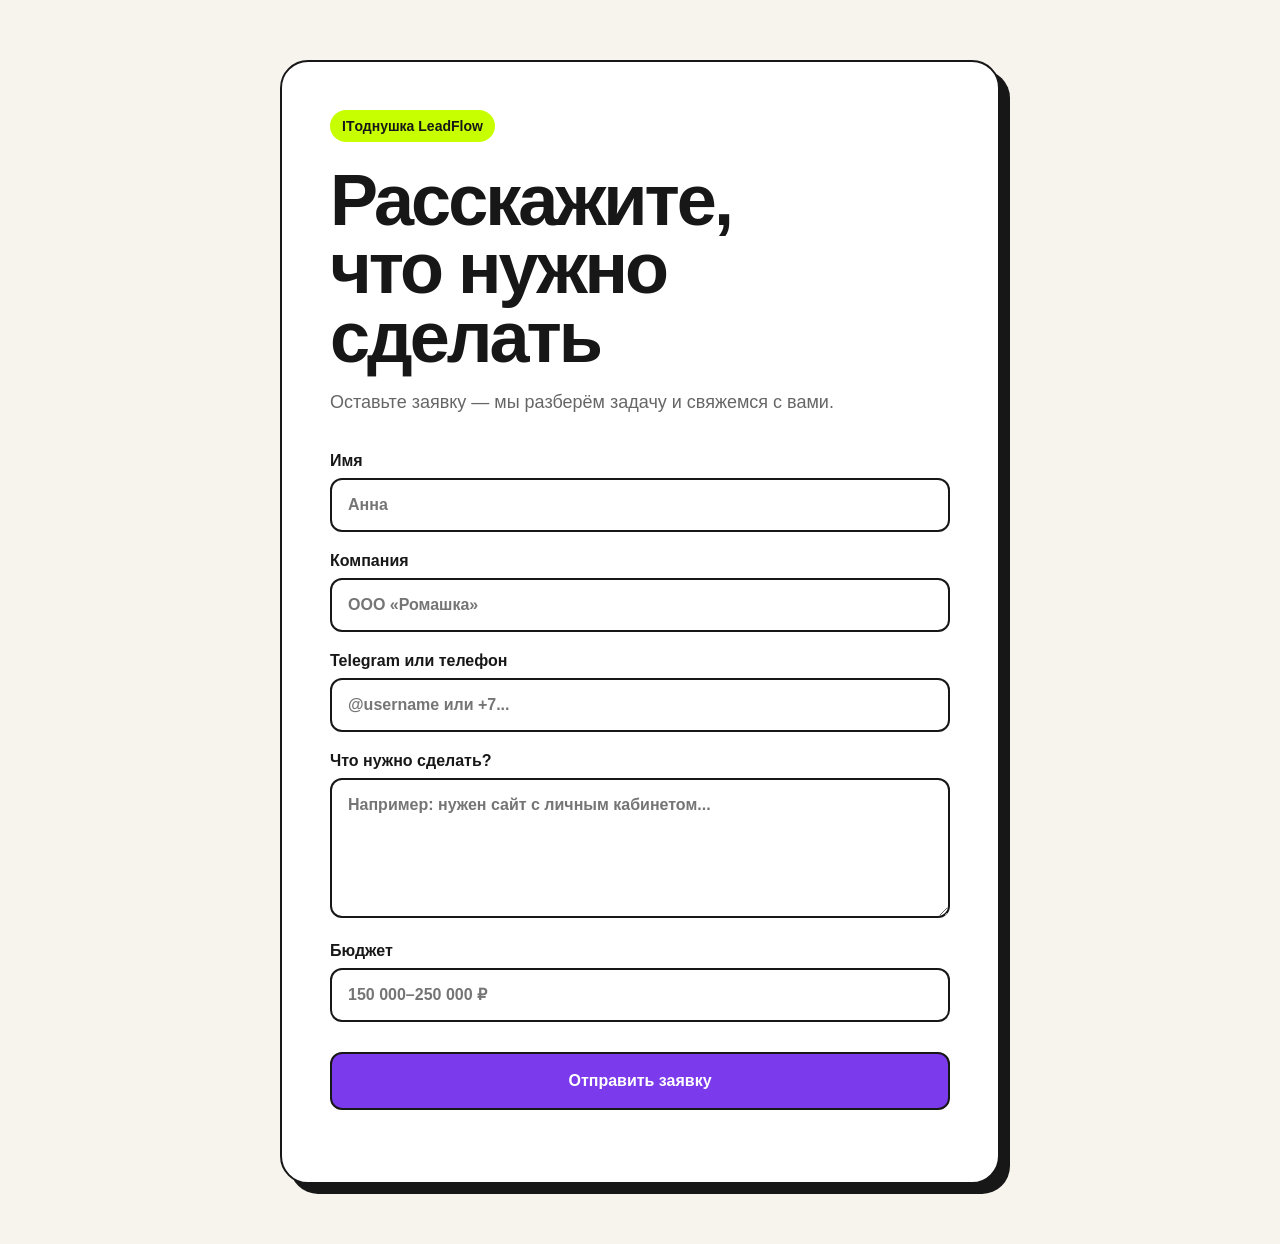
<file: frontend/index.html>
<!DOCTYPE html>
<html lang="ru">
<head>
    <meta charset="UTF-8">
    <meta name="viewport" content="width=device-width, initial-scale=1.0">

    <title>LeadFlow — заявка</title>

    <link rel="stylesheet" href="style.css">
</head>

<body>

<main class="container">

    <section class="card">

        <div class="badge">
            ITоднушка LeadFlow
        </div>

        <h1>
            Расскажите,<br>
            что нужно сделать
        </h1>

        <p class="subtitle">
            Оставьте заявку — мы разберём задачу и свяжемся с вами.
        </p>

        <form id="leadForm">

            <label>
                Имя
                <input
                    type="text"
                    name="name"
                    placeholder="Анна"
                    required
                >
            </label>

            <label>
                Компания
                <input
                    type="text"
                    name="company"
                    placeholder="ООО «Ромашка»"
                >
            </label>

            <label>
                Telegram или телефон
                <input
                    type="text"
                    name="contact"
                    placeholder="@username или +7..."
                    required
                >
            </label>

            <label>
                Что нужно сделать?
                <textarea
                    name="message"
                    placeholder="Например: нужен сайт с личным кабинетом..."
                    required
                ></textarea>
            </label>

            <label>
                Бюджет
                <input
                    type="text"
                    name="budget"
                    placeholder="150 000–250 000 ₽"
                >
            </label>

            <button type="submit">
                Отправить заявку
            </button>

        </form>

        <div id="result" class="result"></div>

    </section>

</main>

<script src="app.js"></script>

</body>
</html>
</file>
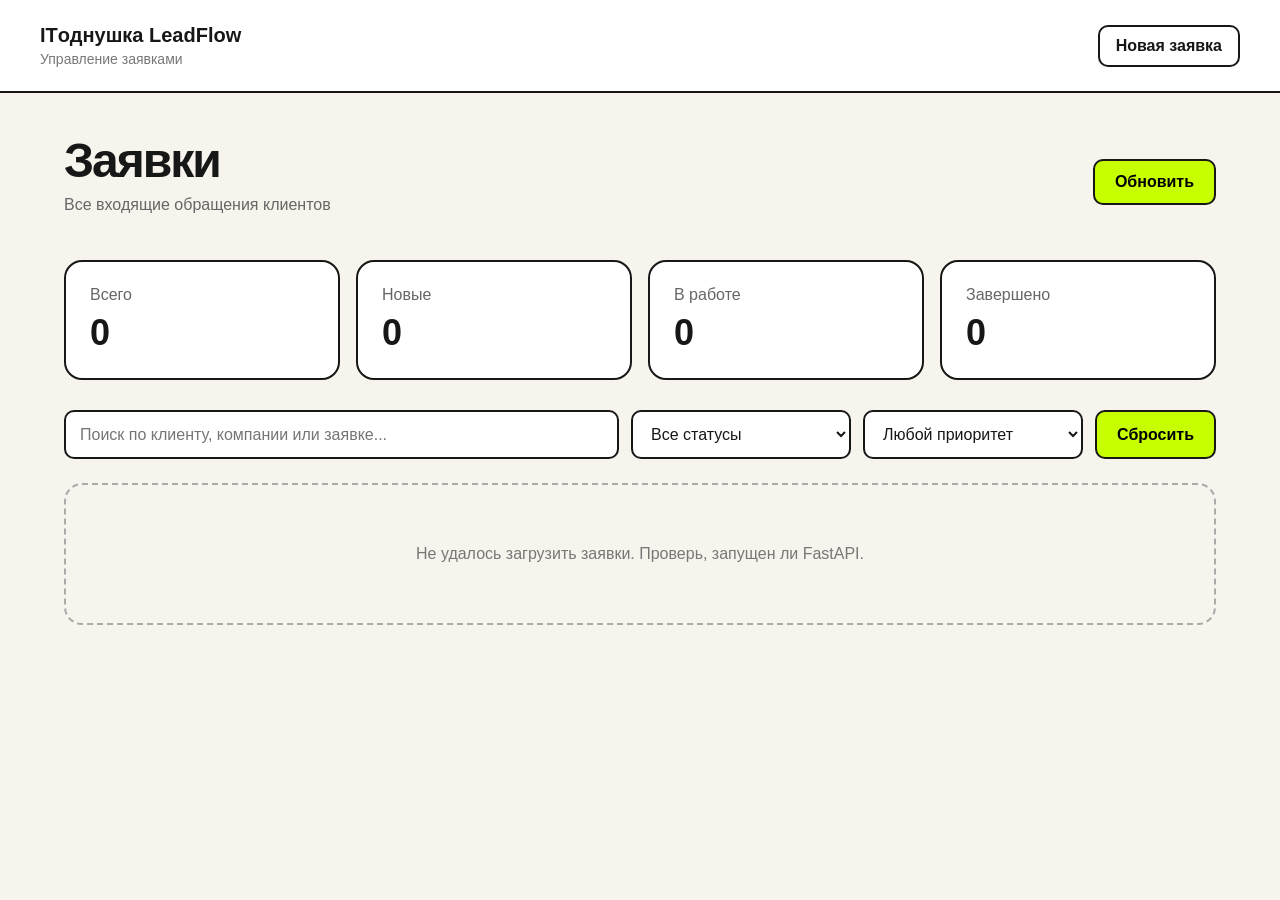
<file: frontend/admin.html>
<!DOCTYPE html>
<html lang="ru">
<head>
    <meta charset="UTF-8">
    <meta name="viewport" content="width=device-width, initial-scale=1.0">

    <title>LeadFlow — заявки</title>

    <link rel="stylesheet" href="admin.css">
</head>

<body>

<header class="header">
    <div>
        <div class="logo">ITоднушка LeadFlow</div>
        <div class="subtitle">Управление заявками</div>
    </div>

    <a href="index.html">Новая заявка</a>
</header>


<main class="container">

    <div class="page-header">
        <div>
            <h1>Заявки</h1>
            <p>Все входящие обращения клиентов</p>
        </div>

        <button onclick="loadLeads()">
            Обновить
        </button>
    </div>


    <div class="stats">

        <div class="stat">
            <span>Всего</span>
            <strong id="total-count">0</strong>
        </div>

        <div class="stat">
            <span>Новые</span>
            <strong id="new-count">0</strong>
        </div>

        <div class="stat">
            <span>В работе</span>
            <strong id="in-progress-count">0</strong>
        </div>

        <div class="stat">
            <span>Завершено</span>
            <strong id="done-count">0</strong>
        </div>

    </div>

    <div class="filters">

        <input
            type="text"
            id="search-input"
            placeholder="Поиск по клиенту, компании или заявке..."
        >

        <select id="status-filter">
            <option value="all">Все статусы</option>
            <option value="new">Новые</option>
            <option value="in_progress">В работе</option>
            <option value="done">Завершённые</option>
            <option value="cancelled">Отменённые</option>
        </select>

        <select id="priority-filter">
            <option value="all">Любой приоритет</option>
            <option value="high">Высокий</option>
            <option value="medium">Средний</option>
            <option value="low">Низкий</option>
        </select>
        <button
            type="button"
            id="reset-filters"
        >
            Сбросить
        </button>
    </div>
    <section id="leads-list" class="leads"></section>

</main>


<script src="admin.js"></script>

</body>
</html>
</file>
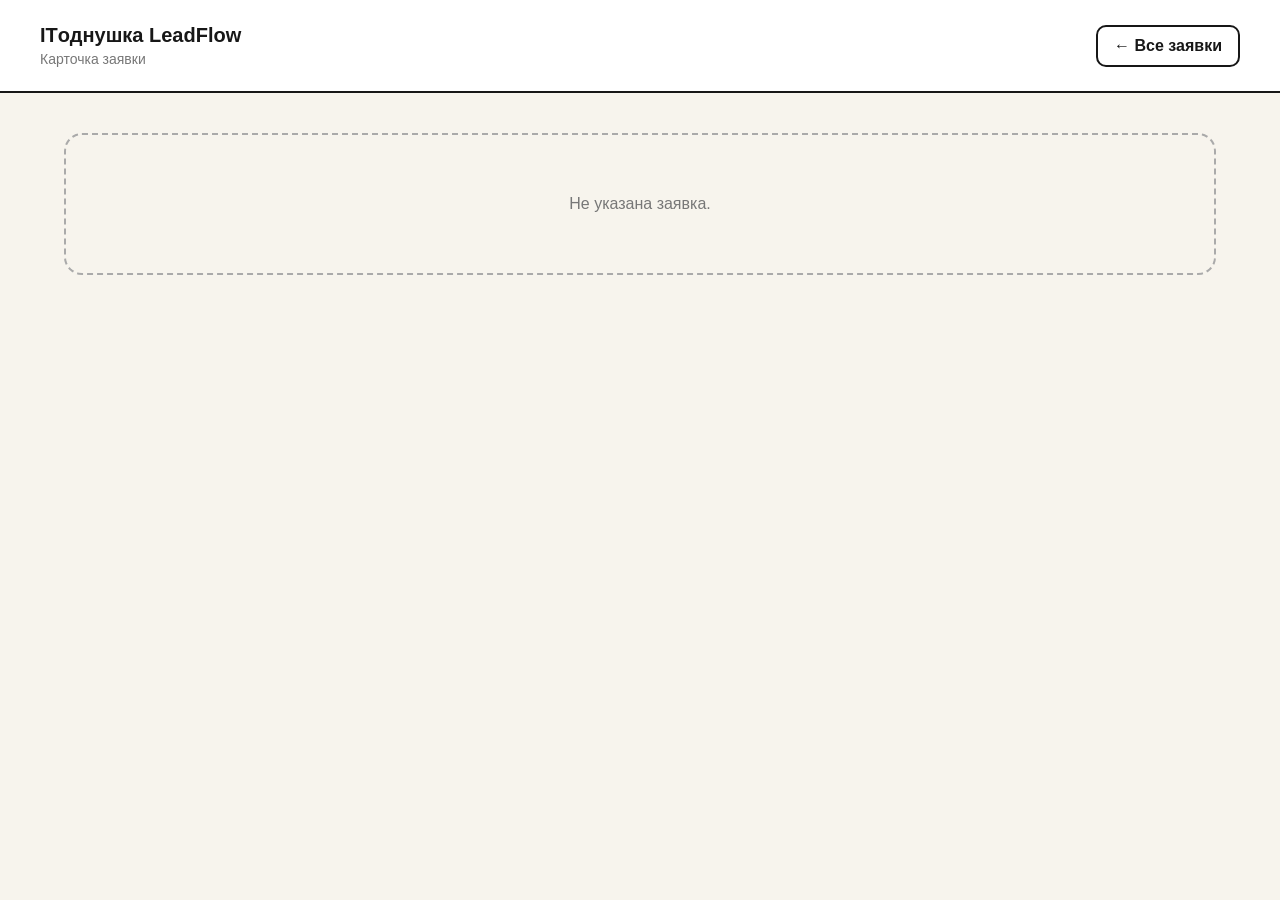
<file: frontend/lead.html>
<!DOCTYPE html>
<html lang="ru">
<head>
    <meta charset="UTF-8">
    <meta
        name="viewport"
        content="width=device-width, initial-scale=1.0"
    >

    <title>LeadFlow — заявка</title>

    <link rel="stylesheet" href="admin.css">
</head>

<body>

<header class="header">
    <div>
        <div class="logo">ITоднушка LeadFlow</div>
        <div class="subtitle">Карточка заявки</div>
    </div>

    <a href="admin.html">← Все заявки</a>
</header>


<main class="container">

    <div id="lead-details">
        Загрузка заявки...
    </div>

</main>


<script src="lead.js"></script>

</body>
</html>
</file>
<file: frontend/style.css>
* {
    box-sizing: border-box;
}

body {
    margin: 0;
    min-height: 100vh;

    font-family:
        Inter,
        Arial,
        sans-serif;

    background: #f7f4ed;
    color: #171717;
}

.container {
    width: 100%;
    max-width: 760px;

    margin: 0 auto;
    padding: 60px 20px;
}

.card {
    background: #ffffff;

    border: 2px solid #171717;
    border-radius: 28px;

    padding: 48px;

    box-shadow: 10px 10px 0 #171717;
}

.badge {
    display: inline-block;

    padding: 8px 12px;

    background: #c8ff00;

    border-radius: 999px;

    font-size: 14px;
    font-weight: 700;
}

h1 {
    margin: 24px 0 12px;

    font-size: clamp(40px, 7vw, 72px);
    line-height: 0.95;
    letter-spacing: -3px;
}

.subtitle {
    margin-bottom: 36px;

    color: #666;

    font-size: 18px;
    line-height: 1.5;
}

label {
    display: block;

    margin-bottom: 20px;

    font-weight: 700;
}

input,
textarea {
    width: 100%;

    margin-top: 8px;
    padding: 16px;

    border: 2px solid #171717;
    border-radius: 12px;

    background: #fff;

    font: inherit;
}

textarea {
    min-height: 140px;
    resize: vertical;
}

input:focus,
textarea:focus {
    outline: 3px solid #c8ff00;
}

button {
    width: 100%;

    margin-top: 10px;
    padding: 18px;

    border: 2px solid #171717;
    border-radius: 12px;

    background: #7c3aed;
    color: #fff;

    font: inherit;
    font-weight: 700;

    cursor: pointer;

    transition: transform 0.15s;
}

button:hover {
    transform: translate(-2px, -2px);
}

.result {
    margin-top: 24px;

    font-weight: 700;
}

.success {
    color: #16803c;
}

.error {
    color: #c62828;
}

@media (max-width: 600px) {
    .card {
        padding: 28px;
        box-shadow: 6px 6px 0 #171717;
    }
}
</file>
<file: frontend/admin.css>
* {
    box-sizing: border-box;
}


body {
    margin: 0;

    font-family:
        Inter,
        Arial,
        sans-serif;

    background: #f7f4ed;
    color: #171717;
}


.header {
    display: flex;
    justify-content: space-between;
    align-items: center;

    padding: 24px 40px;

    border-bottom: 2px solid #171717;

    background: #ffffff;
}


.logo {
    font-size: 20px;
    font-weight: 800;
}


.subtitle {
    margin-top: 4px;

    color: #777;

    font-size: 14px;
}


.header a {
    padding: 10px 16px;

    border: 2px solid #171717;
    border-radius: 10px;

    color: #171717;

    text-decoration: none;
    font-weight: 700;
}


.container {
    max-width: 1200px;

    margin: 0 auto;
    padding: 40px 24px;
}


.page-header {
    display: flex;
    justify-content: space-between;
    align-items: center;

    margin-bottom: 30px;
}


h1 {
    margin: 0;

    font-size: 48px;
    letter-spacing: -2px;
}


.page-header p {
    margin-top: 8px;

    color: #666;
}


button {
    padding: 12px 20px;

    border: 2px solid #171717;
    border-radius: 10px;

    background: #c8ff00;

    font: inherit;
    font-weight: 700;

    cursor: pointer;
}


.stats {
    display: grid;

    grid-template-columns:
        repeat(4, 1fr);

    gap: 16px;

    margin-bottom: 30px;
}


.stat {
    padding: 24px;

    border: 2px solid #171717;
    border-radius: 18px;

    background: #ffffff;
}


.stat span {
    display: block;

    margin-bottom: 8px;

    color: #666;
}


.stat strong {
    font-size: 36px;
}


.leads {
    display: flex;
    flex-direction: column;

    gap: 16px;
}


.lead {
    padding: 24px;

    border: 2px solid #171717;
    border-radius: 18px;

    background: #ffffff;
}


.lead-top {
    display: flex;
    justify-content: space-between;

    gap: 20px;
}


.lead-id {
    color: #777;

    font-size: 14px;
}


.lead-name {
    margin-top: 4px;

    font-size: 22px;
    font-weight: 800;
}


.lead-company {
    margin-top: 4px;

    color: #666;
}


.lead-message {
    margin: 20px 0;

    line-height: 1.5;
}


.lead-meta {
    display: flex;
    flex-wrap: wrap;

    gap: 10px;

    margin-bottom: 18px;
}


.tag {
    padding: 6px 10px;

    border-radius: 999px;

    background: #eeeeee;

    font-size: 14px;
}


.status {
    font-weight: 700;
}


.status-new {
    background: #c8ff00;
}


.status-progress {
    background: #ddd6fe;
}


.status-done {
    background: #bbf7d0;
}


.status-cancelled {
    background: #fecaca;
}


.actions {
    display: flex;

    gap: 8px;

    flex-wrap: wrap;
}


.actions button {
    background: #ffffff;
}


.empty {
    padding: 60px;

    border: 2px dashed #aaa;
    border-radius: 18px;

    text-align: center;

    color: #777;
}


/* AI-анализ */

.ai-analysis {
    margin-top: 22px;
    padding: 20px;

    border: 2px solid #171717;
    border-radius: 14px;

    background: #f7f4ed;
}


.ai-title {
    margin-bottom: 18px;

    font-size: 16px;
    font-weight: 800;
}


.ai-grid {
    display: grid;

    grid-template-columns:
        repeat(3, 1fr);

    gap: 12px;
}


.ai-item {
    padding: 12px;

    border-radius: 10px;

    background: #ffffff;
}


.ai-label {
    display: block;

    margin-bottom: 6px;

    color: #777;

    font-size: 12px;
}


.ai-item strong {
    font-size: 15px;
}


.ai-functions {
    margin-top: 18px;
}


.ai-features {
    display: flex;
    flex-wrap: wrap;

    gap: 8px;
}


.ai-feature {
    padding: 7px 10px;

    border: 1px solid #171717;
    border-radius: 999px;

    background: #c8ff00;

    font-size: 13px;
    font-weight: 600;
}


.ai-empty {
    color: #777;

    font-size: 14px;
}


.ai-priority-low {
    color: #777;
}


.ai-priority-medium {
    color: #9a6700;
}


.ai-priority-high {
    color: #c62828;
}


/* Фильтры */

.filters {
    display: grid;

    grid-template-columns:
        minmax(200px, 1fr)
        220px
        220px
        auto;

    gap: 12px;

    margin-bottom: 24px;
}


.filters input,
.filters select {
    width: 100%;

    padding: 13px 14px;

    border: 2px solid #171717;
    border-radius: 10px;

    background: #ffffff;

    color: #171717;

    font: inherit;
}


.filters input:focus,
.filters select:focus {
    outline: 3px solid #c8ff00;
    outline-offset: 2px;
}


/* Кнопка открытия заявки */

.button-link {
    display: inline-block;

    padding: 10px 14px;

    border: 2px solid #171717;
    border-radius: 8px;

    background: #c8ff00;

    color: #171717;

    text-decoration: none;

    font: inherit;
    font-weight: 700;

    cursor: pointer;
}


.button-link:hover {
    background: #171717;

    color: #ffffff;
}


/* Адаптив */

@media (max-width: 1000px) {

    .filters {
        grid-template-columns:
            1fr
            1fr;
    }

}


@media (max-width: 800px) {

    .stats {
        grid-template-columns:
            1fr 1fr;
    }

    .ai-grid {
        grid-template-columns:
            1fr;
    }

}


@media (max-width: 700px) {

    .header {
        padding: 20px;
    }

    .container {
        padding: 24px 16px;
    }

    .page-header {
        align-items: flex-start;
    }

    h1 {
        font-size: 38px;
    }

}


@media (max-width: 600px) {

    .filters {
        grid-template-columns:
            1fr;
    }

}
.ai-title-row {
    display: flex;

    align-items: center;

    justify-content: space-between;

    gap: 16px;

    margin-bottom: 18px;
}


.ai-status {
    display: inline-flex;

    align-items: center;

    padding: 6px 10px;

    border: 2px solid #171717;

    border-radius: 999px;

    font-size: 12px;

    font-weight: 700;

    white-space: nowrap;
}


.ai-status-completed {
    background: #c8ff00;
}


.ai-status-pending {
    background: #ffd84d;
}


.ai-status-failed {
    background: #ff4fa3;

    color: #171717;
}


.ai-error {
    margin-bottom: 18px;

    padding: 12px 14px;

    border: 2px solid #171717;

    border-radius: 10px;

    background: #ff4fa3;

    font-size: 14px;

    font-weight: 600;
}


@media (max-width: 600px) {
    .ai-title-row {
        align-items: flex-start;

        flex-direction: column;
    }
}
.button-ai-retry {
    background: #c8ff00;
    font-weight: 700;
}
</file>
